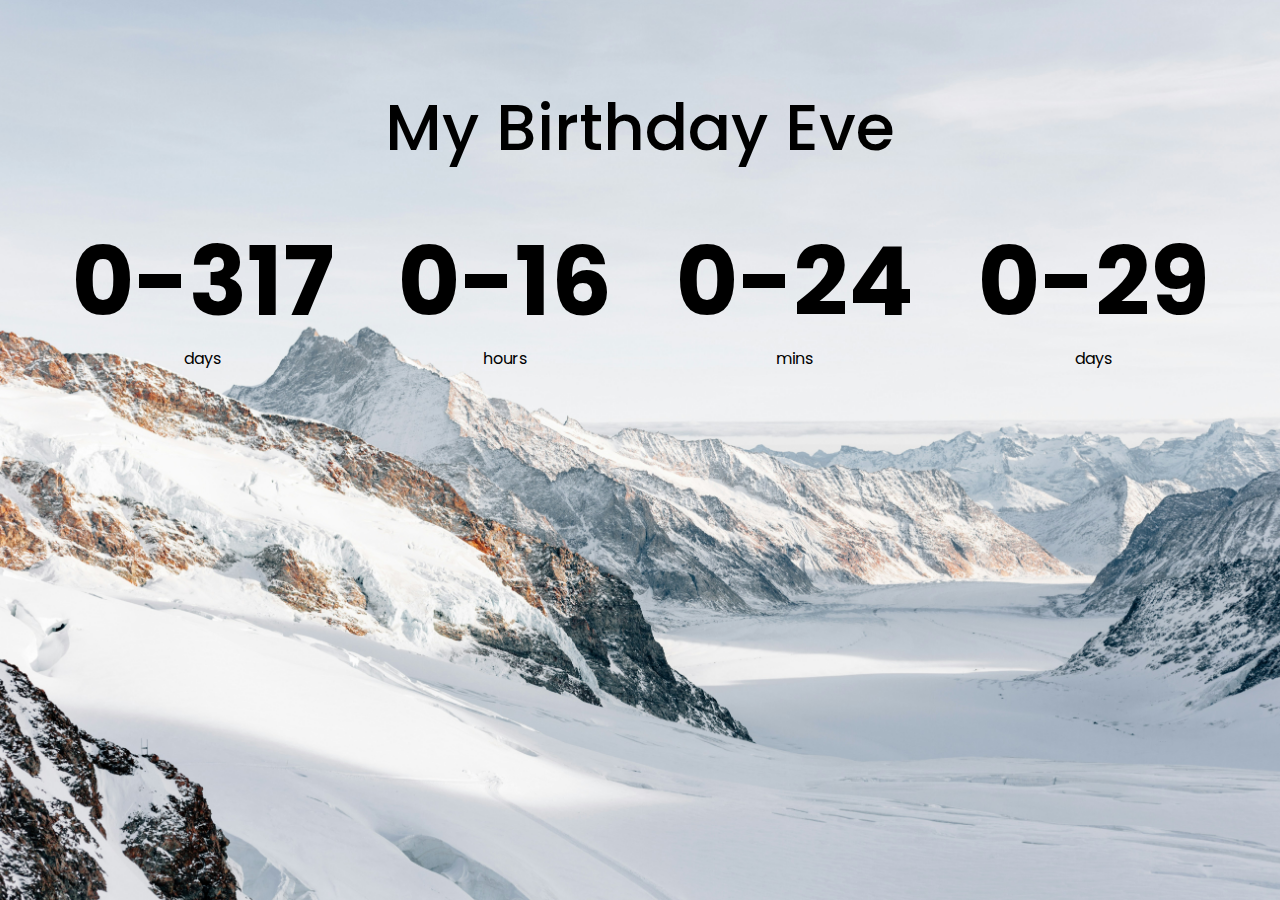
<file: Countdown Timer/index.html>
<!DOCTYPE html>
<html lang="en">
<head>
    <meta charset="UTF-8">
    <meta name="viewport" content="width=device-width, initial-scale=1.0">
    <title>Countdown Timer</title>
    <link href="https://fonts.googleapis.com/css2?family=Poppins:wght@300;400;500;600;700&display=swap" rel="stylesheet">

    <link rel="stylesheet" href="./style.css">
    <script src="script.js" defer></script>
</head>
<body>
    <h1>My Birthday Eve</h1>

    <div class="countdown-container">
        <div class="countdown-el days-c">
        <p class="big-text" id="days">0</p>
        <span>days</span>
        </div>
         <div class="countdown-el hours-c">
        <p class="big-text" id="hours">0</p>
        <span>hours</span>
        </div>
         <div class="countdown-el mins-c">
        <p class="big-text" id="mins">0</p>
        <span>mins</span>
        </div>
         <div class="countdown-el seconds-c">
        <p class="big-text" id="seconds">0</p>
        <span>days</span>
        </div>
    </div>
</body>
</html>
</file>
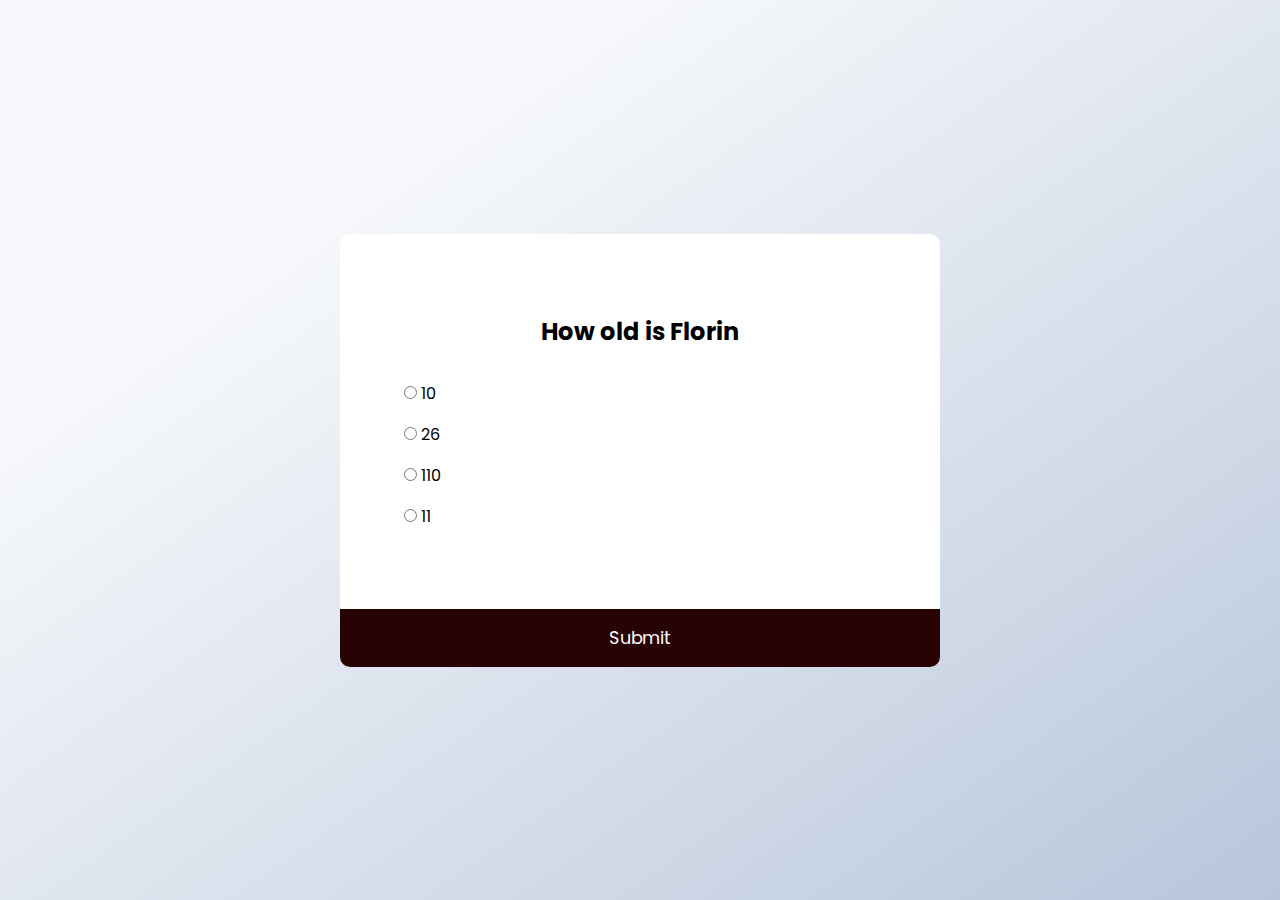
<file: quiz-app/index.html>
<!DOCTYPE html>
<html lang="en">
<head>
    <meta charset="UTF-8">
    <meta name="viewport" content="width=device-width, initial-scale=1.0">
    <title>Quize App</title>
    <link href="https://fonts.googleapis.com/css2?family=Poppins:wght@300;400;500;600;700&display=swap" rel="stylesheet">

    <link rel="stylesheet" href="./style.css">
    <script src="script.js" defer></script>
</head>
<body>
     <div class="quiz-container" id="quiz">
        <div class="quiz-header">
        <h2 id="question">Question text</h2>
            <ul>
                <li>
                    <input class="answer" type="radio" id="a" name="answer">
                    <label id="a_text" for="a">Question</label>
                </li>
                <li>
                    <input class="answer" type="radio" id="b" name="answer">
                    <label id="b_text" for="b">Question</label>
                </li>
                <li>
                    <input class="answer" type="radio" id="c" name="answer">
                    <label id="c_text" for="c">Question</label>
                </li>
                <li>
                    <input class="answer" type="radio" id="d" name="answer">
                    <label id="d_text" for="d">Question</label>
                </li>
            </ul>
        </div>
        <button id="submit">Submit</button>
     </div>
</body>
</html>
</file>
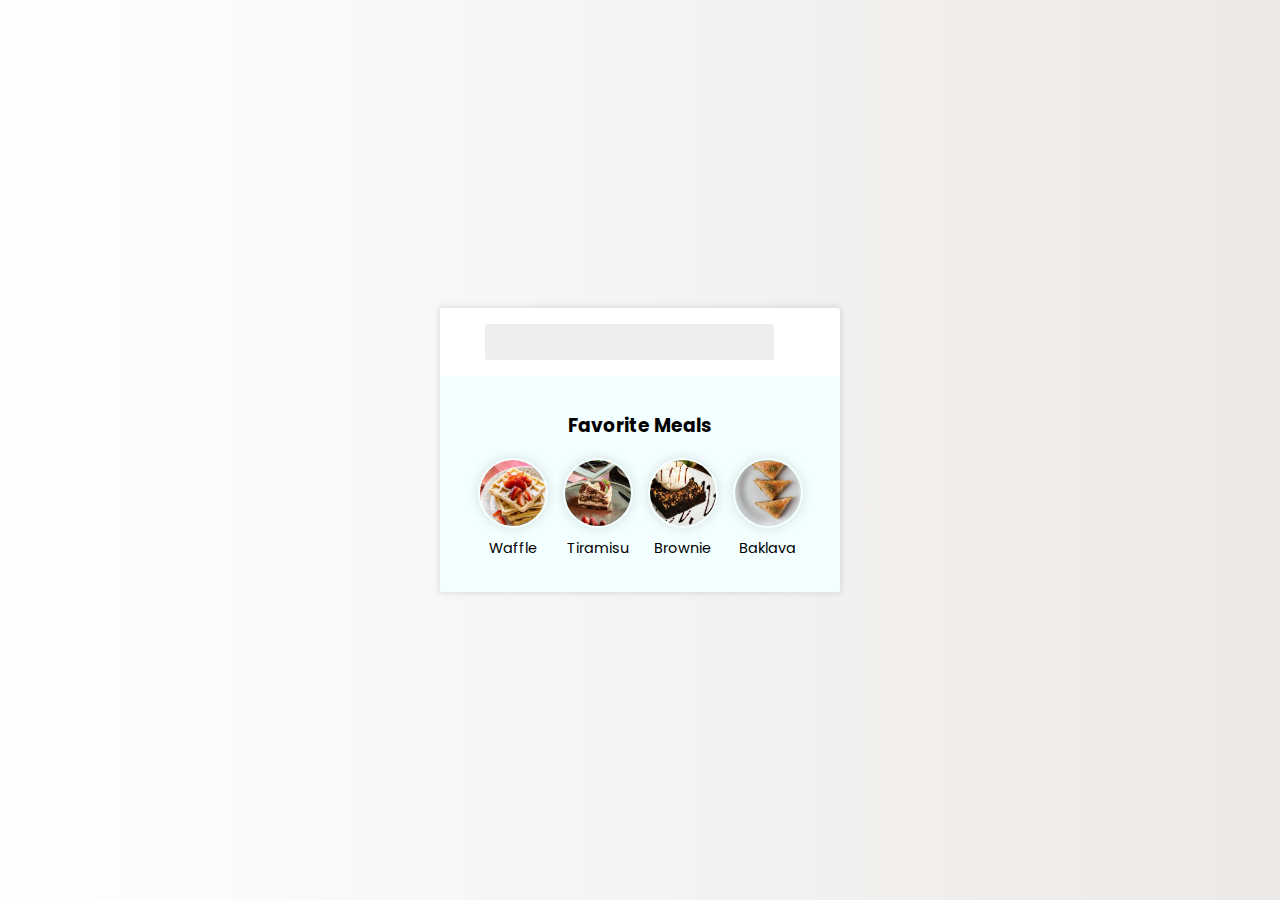
<file: recipe-app/index.html>
<!DOCTYPE html>
<html lang="en">
<head>
    <meta charset="UTF-8">
    <meta name="viewport" content="width=device-width, initial-scale=1.0">
    <title>Recipes App</title>
    <link rel="stylesheet" 
    href="https://cdnjs.cloudflare.com/ajax/libs/font-awesome/6.5.1/css/all.min.css" 
    integrity="sha512-DTOQO9RWCH3ppGqcWaEA1BIZOC6xxalwEsw9c2QQeAIftl+Vegovlnee1c9QX4TctnWMn13TZye+giMm8e2LwA==" 
    crossorigin="anonymous"
    referrerpolicy="no-referrer"/>
    <link href="https://fonts.googleapis.com/css2?family=Poppins:wght@300;400;500;600;700&display=swap" rel="stylesheet">
    <link rel="stylesheet" href="./style.css">
    <script src="script.js" defer></script>
</head>
<body>
     <div class="mobile-container">
        <header>
            <input type="text">
            <button id="search">
                <i class="fa fa-search"></i>
            </button>
        </header>
        <div class="fav-container">
            <h3>Favorite Meals</h3>
            <ul class="fav-meals">
                <li>
                    <img src="./images/image-waffle-mobile.jpg" alt=""><span>Waffle</span>
                </li>
                <li>
                    <img src="./images/image-tiramisu-mobile.jpg" alt=""><span>Tiramisu</span>
                </li>
                <li>
                    <img src="./images/image-brownie-mobile.jpg" alt=""><span>Brownie</span>
                </li>
                <li>
                    <img src="./images/image-baklava-mobile.jpg" alt=""><span>Baklava</span>
                </li>
            </ul>
        </div> 
        <div class="meals" id="meals">
          
        </div>
     </div>
</body>
</html>
</file>
<file: Countdown Timer/style.css>
* {
    box-sizing: border-box;
}
body {
    background-image: url(./erol-ahmed-d3pTF3r_hwY-unsplash.jpg);
    font-family: 'Poppins', sans-serif;
    margin: 0;
    min-height: 100vh;
    background-size: cover;
    background-position: center;
    display: flex;
    flex-direction: column;
    align-items: center;
}
h1 {
    padding: 0 2rem;
    font-weight: 500;
    font-size: 4rem;
    margin-top: 5rem;
    text-align: center;
}
.countdown-container {
    display: flex;
    flex-wrap: wrap;
    align-items: center;
    justify-content: center;
}
.big-text {
    font-weight: bold;
    font-size: 6rem;
    line-height: 1;
    margin: 1rem 2rem;
}
.countdown-el {
    text-align: center;
}
.contdown-el span {
     font-size: 1.3rem;
}
</file>
<file: quiz-app/style.css>
* {
    box-sizing: border-box;
    margin: 0;
}
body{
    background-color: #b8c6db;
    background-image: linear-gradient(325deg, #b8c6db 0%, #f5f7fa 74%);
    font-family: "Poppins", sans-serif;
    margin: 0;
    display: flex;
    justify-content: center;
    align-items: center;
    min-height: 100vh;

}
.quiz-container {
    background-color: #fff;
    max-width: 100%;
    width: 600px;
    border-radius: 10px;
}
.quiz-header {
    padding: 4rem;
}
h2 {
    padding: 1rem;
    text-align: center;
    margin: 0 0 0 0;
}
ul {
    list-style-type: none;
    padding: 0;
}
ul li {
    margin: 1rem 0;
    font-size: 1.2rem 0;
}
ul li label {
    cursor: pointer;
}
button {
    background-color: #290303;
    border: none;
    width: 100%;
    display: block;
    padding: 1rem;
    font-family: inherit;
    cursor: pointer;
    font-size: 1.1rem;
    color: #fff;
    border-radius: 0 0 10px  10px;
} 
button:hover {
    background-color: #1f1d1d;
}
</file>
<file: recipe-app/style.css>
* {
    box-sizing: border-box;
}
body{
    background: #ece9e6;
    background: -webkit-linear-gradient(
        to right,
        #ffffff,
        #ece9e6
    );
    background: linear-gradient(
        to right,
        #ffffff,
        #ece9e6
    );
    display: flex;
    align-items: center;
    justify-content: center;
    font-family: "poppins", sans-serif;
    margin: 0;
    min-height: 100vh;
}

img {
    max-width: 100%;
}
.mobile-container {
    background-color: #fff;
    box-shadow: 0 0 5px 2px #3333331a;
    border-radius: 3px;
    overflow: hidden;
    width: 400px;
}
header {
    display: flex;
    align-items: center;
    justify-content: center;
    padding: 1rem;
}
header input {
    background-color: #eee;
    border: none;
    border-radius: 3px;
    font-family: inherit;
    padding: 0.5rem 1rem;
}
header button {
    background-color: transparent;
    border: none;
    color: rgb(138, 129, 141);
    font-size: 1.4rem;
    margin-left: 10px;
}
.fav-container {
    background-color: rgb(243, 255, 255);
    padding: 1rem;
    text-align: center;
}
.fav-meals {
    display: flex;
    flex-wrap: wrap;
    justify-content: center;
    list-style-type: none;
    padding: 0;
}
.fav-meals li {
    width: 85px;
}
.fav-meals li img{
border: 2px solid #ffffff1A;
    border-radius: 50%;
    box-shadow: 0 0 10px 2px #3333331a;
    object-fit: cover;
    height: 70px;
    width: 70px;
}
.fav-meals li span {
    font-size: 0.9rem;
}
.meal {
    border-radius: 3px;
    box-shadow: 0 0 10px 2px #3333331a;
    margin: 1.5rem;
}
.meal-header {
    position: relative;
}
.meal-header .random {
     position: absolute;
     top: 1rem;
     background-color: #fff;
     padding: 0.25rem 1rem;
     border-top-right-radius: 3px;
     border-bottom-right-radius: 3px;

}
.meal-header img {
    object-fit: cover;
    height: 250px;
    width: 100%;
}
.meal-body {
    display: flex;
    align-items: center;
    justify-content: space-between;
    padding: 1rem;
}
.meal-body h4 {
    margin: 0;
}
.meal-body .fav-btn {
    border: none;
    background-color: transparent;
    color: gray;
    cursor: pointer;
     transition: color 0.3s;
    font-size: 24px;
}
.meal-body .fav-btn.active {
    color: rebeccapurple;
}
</file>
